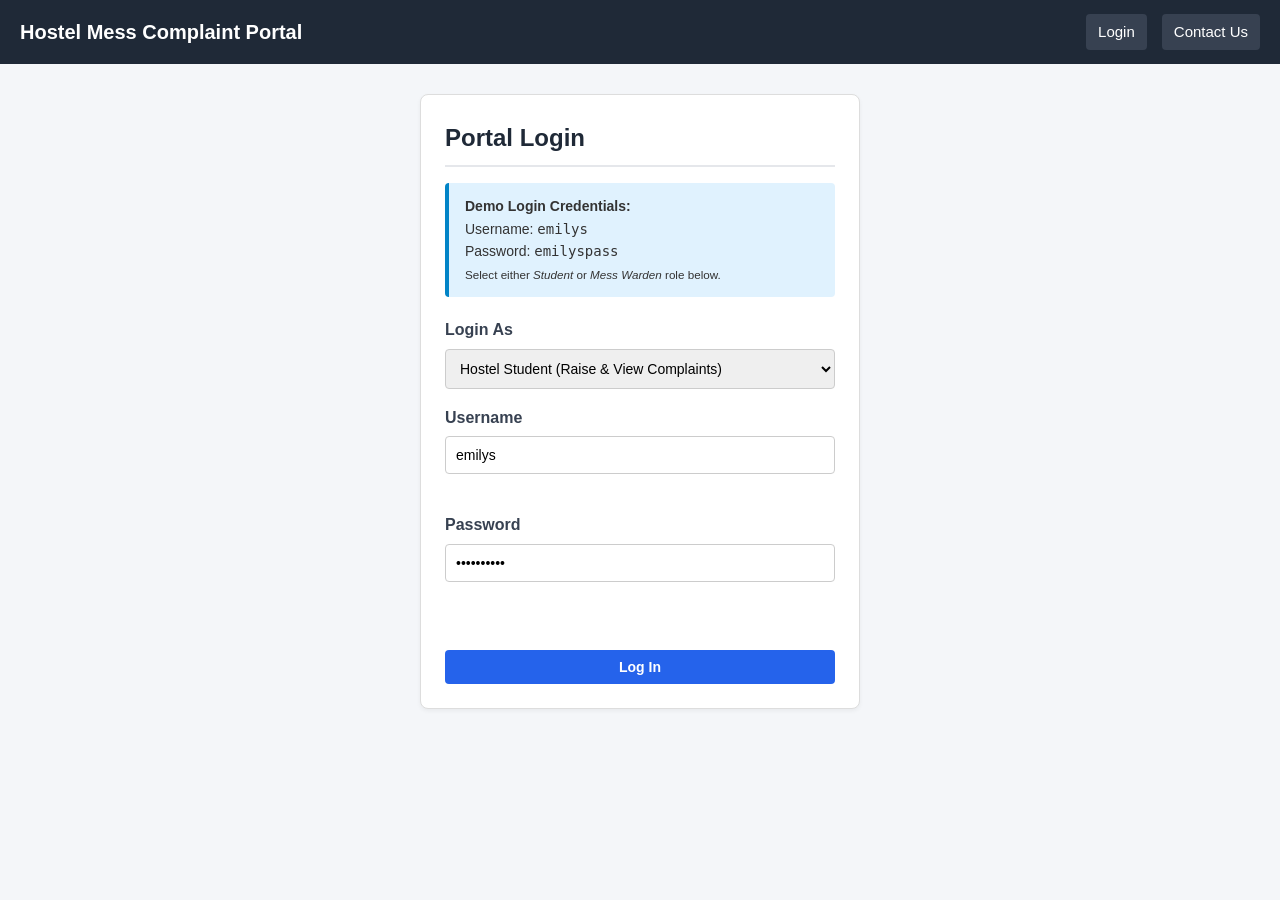
<file: index.html>
<!DOCTYPE html>
<html lang="en">
<head>
    <meta charset="UTF-8">
    <meta name="viewport" content="width=device-width, initial-scale=1.0">
    <title>Login - Hostel Mess Complaint Portal</title>
    <link rel="stylesheet" href="style.css">
</head>
<body>

    <!-- Top Navigation Bar -->
    <nav class="navbar">
        <h1>Hostel Mess Complaint Portal</h1>
        <div class="nav-links">
            <a href="index.html">Login</a>
            <a href="contact.html">Contact Us</a>
        </div>
    </nav>

    <!-- Main Content Container -->
    <div class="container" style="max-width: 480px;">

        <div class="card">
            <h2>Portal Login</h2>

            <!-- Demo credentials help box for evaluation -->
            <div class="demo-box">
                <strong>Demo Login Credentials:</strong><br>
                Username: <code>emilys</code><br>
                Password: <code>emilyspass</code><br>
                <small>Select either <em>Student</em> or <em>Mess Warden</em> role below.</small>
            </div>

            <!-- Login Form -->
            <form id="loginForm">
                <!-- Role selection field -->
                <div class="form-group">
                    <label for="roleSelect">Login As</label>
                    <select id="roleSelect">
                        <option value="Student" selected>Hostel Student (Raise & View Complaints)</option>
                        <option value="Warden">Mess Warden (Resolve & Manage Complaints)</option>
                    </select>
                </div>

                <!-- Username field -->
                <div class="form-group">
                    <label for="usernameInput">Username</label>
                    <input type="text" id="usernameInput" placeholder="Enter username (min 3 chars)" value="emilys">
                    <div id="usernameError" class="error-message"></div>
                </div>

                <!-- Password field -->
                <div class="form-group">
                    <label for="passwordInput">Password</label>
                    <input type="password" id="passwordInput" placeholder="Enter password (min 6 chars)" value="emilyspass">
                    <div id="passwordError" class="error-message"></div>
                </div>

                <!-- Global login error message (wrong username/password) -->
                <div id="loginGeneralError" class="error-message" style="margin-bottom: 12px; font-weight: bold;"></div>

                <!-- Submit Button -->
                <button type="submit" id="loginSubmitBtn" class="btn btn-primary" style="width: 100%;">
                    Log In
                </button>
            </form>
        </div>

    </div>

    <!-- Login Page Logic -->
    <script src="login.js"></script>
</body>
</html>
</file>
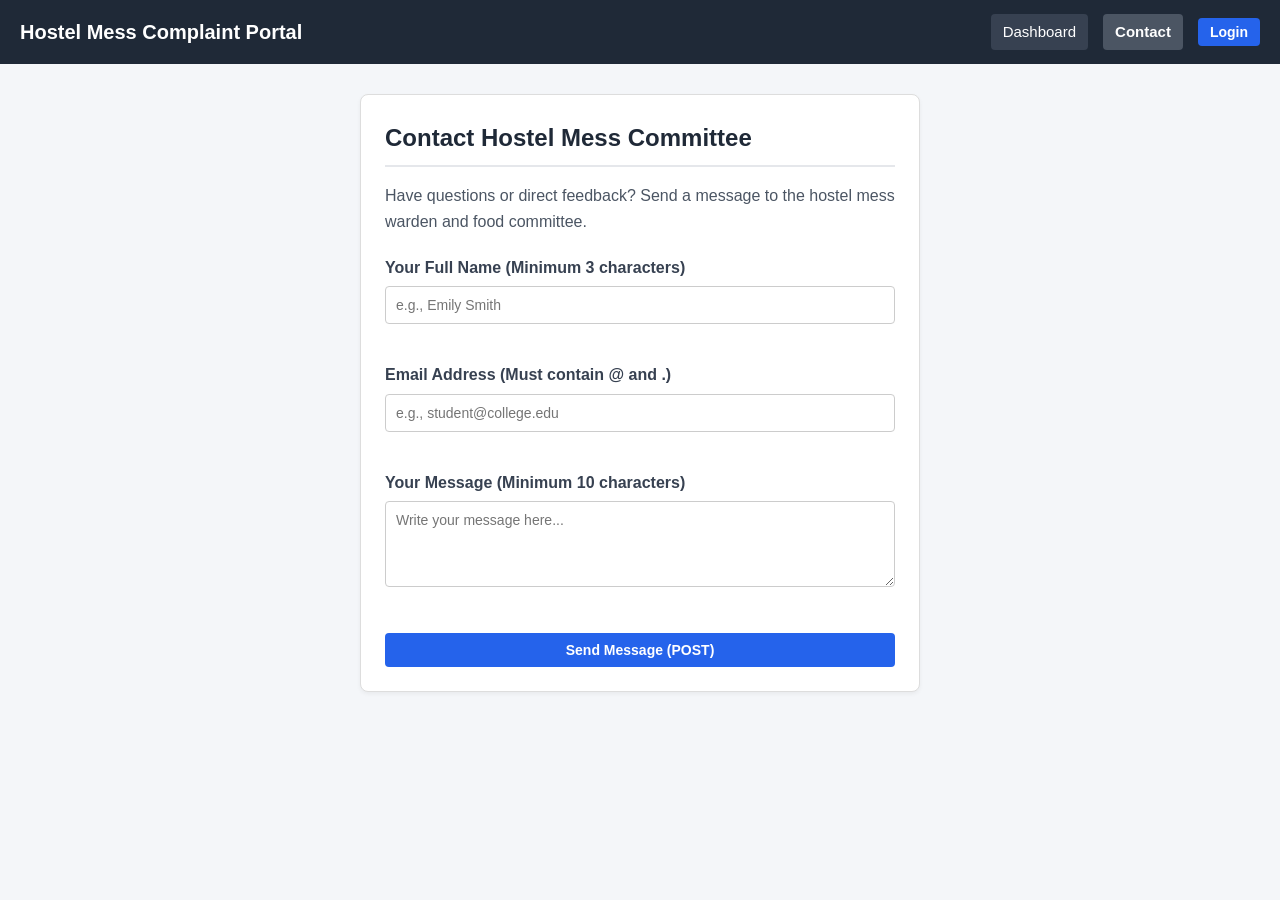
<file: contact.html>
<!DOCTYPE html>
<html lang="en">
<head>
    <meta charset="UTF-8">
    <meta name="viewport" content="width=device-width, initial-scale=1.0">
    <title>Contact Us - Hostel Mess Complaint Portal</title>
    <link rel="stylesheet" href="style.css">
</head>
<body>

    <!-- Top Navigation Bar -->
    <nav class="navbar">
        <h1>Hostel Mess Complaint Portal</h1>
        <div class="nav-links">
            <a href="dashboard.html" id="navDashboardLink">Dashboard</a>
            <a href="contact.html" style="font-weight: bold; background-color: #4b5563;">Contact</a>
            <!-- Dynamic button: changes between Logout and Login based on token -->
            <button id="navAuthBtn" class="btn btn-delete" style="padding: 6px 12px; font-size: 14px;">Logout</button>
        </div>
    </nav>

    <!-- Main Content Container -->
    <div class="container" style="max-width: 600px;">

        <div class="card">
            <h2>Contact Hostel Mess Committee</h2>
            <p style="margin-bottom: 20px; color: #4b5563;">
                Have questions or direct feedback? Send a message to the hostel mess warden and food committee.
            </p>

            <!-- Success notification message -->
            <div id="contactSuccessMsg" class="success-message">
                Message sent successfully! The warden will get back to you.
            </div>

            <!-- Contact Form -->
            <form id="contactForm">
                <!-- Name field -->
                <div class="form-group">
                    <label for="contactName">Your Full Name (Minimum 3 characters)</label>
                    <input type="text" id="contactName" placeholder="e.g., Emily Smith">
                    <div id="nameError" class="error-message"></div>
                </div>

                <!-- Email field -->
                <div class="form-group">
                    <label for="contactEmail">Email Address (Must contain @ and .)</label>
                    <input type="text" id="contactEmail" placeholder="e.g., student@college.edu">
                    <div id="emailError" class="error-message"></div>
                </div>

                <!-- Message field -->
                <div class="form-group">
                    <label for="contactMessage">Your Message (Minimum 10 characters)</label>
                    <textarea id="contactMessage" rows="4" placeholder="Write your message here..."></textarea>
                    <div id="messageError" class="error-message"></div>
                </div>

                <!-- Submit Button -->
                <button type="submit" id="sendContactBtn" class="btn btn-primary" style="width: 100%;">
                    Send Message (POST)
                </button>
            </form>
        </div>

    </div>

    <!-- Contact Page Logic -->
    <script src="contact.js"></script>
</body>
</html>
</file>
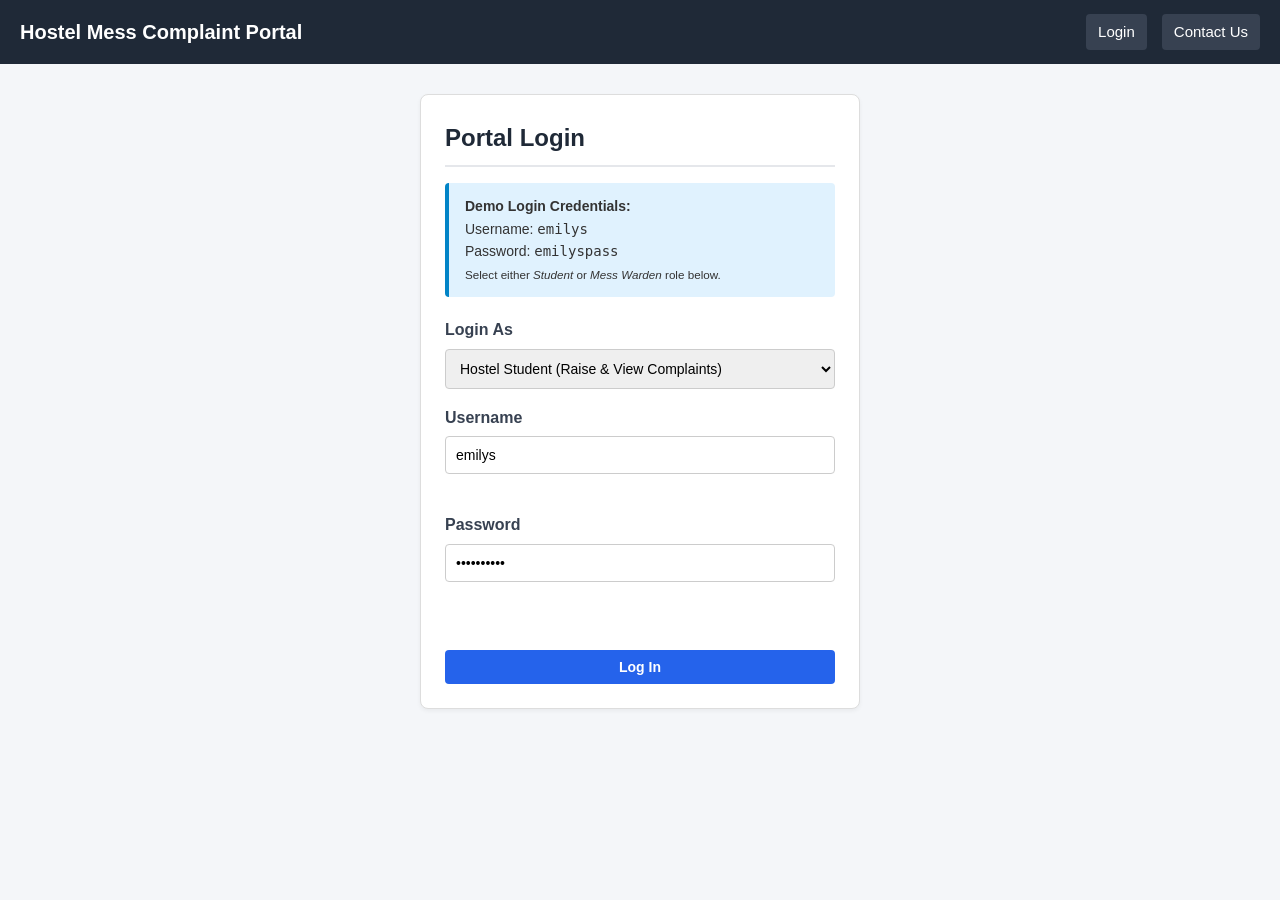
<file: dashboard.html>
<!DOCTYPE html>
<html lang="en">
<head>
    <meta charset="UTF-8">
    <meta name="viewport" content="width=device-width, initial-scale=1.0">
    <title>Dashboard - Hostel Mess Complaint Portal</title>
    <link rel="stylesheet" href="style.css">
</head>
<body>

    <!-- Top Navigation Bar -->
    <nav class="navbar">
        <h1>Hostel Mess Complaint Portal</h1>
        <div class="nav-links">
            <a href="dashboard.html" style="font-weight: bold; background-color: #4b5563;">Dashboard</a>
            <a href="contact.html">Contact</a>
            <!-- Logout Button in Navigation -->
            <button id="navLogoutBtn" class="btn btn-delete" style="padding: 6px 12px; font-size: 14px;">Logout</button>
        </div>
    </nav>

    <!-- Main Container -->
    <div class="container">

        <!-- User Greeting & Top Action Bar -->
        <div class="user-bar">
            <div>
                <h2>Hostel Mess Complaints Dashboard</h2>
                <p>
                    Welcome, <strong id="loggedInUserDisplay">Student</strong>
                    <span id="userRoleBadge" class="badge-role badge-role-student">Role: Student</span>
                </p>
            </div>
            <div>
                <!-- Fast Role Switcher Button for viva demonstration -->
                <button id="switchRoleBtn" class="btn-role-switch" style="margin-right: 8px;">
                    ⇄ Switch to Warden
                </button>
                <!-- Reset Data Button -->
                <button id="resetDataBtn" class="btn btn-secondary">
                    ↻ Reset Data (From API)
                </button>
            </div>
        </div>

        <!-- Card 1: Add New Complaint Form (POST Method) -->
        <div class="card" id="addComplaintCard">
            <h2 id="addComplaintHeading">Add New Complaint (POST)</h2>

            <!-- Success notification box -->
            <div id="addComplaintSuccess" class="success-message">
                Complaint registered successfully!
            </div>

            <form id="addComplaintForm">
                <!-- Title input -->
                <div class="form-group">
                    <label for="complaintTitle">Complaint Title (Minimum 5 characters)</label>
                    <input type="text" id="complaintTitle" placeholder="e.g., Cold food served at dinner">
                    <div id="titleError" class="error-message"></div>
                </div>

                <!-- Category selection dropdown -->
                <div class="form-group">
                    <label for="complaintCategory">Category</label>
                    <select id="complaintCategory">
                        <option value="">-- Please Select Category --</option>
                        <option value="food">Food Quality</option>
                        <option value="hygiene">Hygiene & Cleanliness</option>
                        <option value="timing">Mess Timings</option>
                        <option value="other">Other Issues</option>
                    </select>
                    <div id="categoryError" class="error-message"></div>
                </div>

                <!-- Description textarea -->
                <div class="form-group">
                    <label for="complaintDescription">Description (Minimum 10 characters)</label>
                    <textarea id="complaintDescription" rows="3" placeholder="Explain the complaint in detail..."></textarea>
                    <div id="descriptionError" class="error-message"></div>
                </div>

                <!-- Submit Complaint Button -->
                <button type="submit" id="submitComplaintBtn" class="btn btn-primary">
                    Submit Complaint
                </button>
            </form>
        </div>

        <!-- Card 2: Complaints List Table (GET, PUT, DELETE Methods) -->
        <div class="card">
            <h2>All Complaints</h2>

            <!-- Search Bar (GET with query) -->
            <div class="search-bar">
                <input type="text" id="searchInput" placeholder="Search complaints by keyword...">
                <!-- Search Button -->
                <button id="searchBtn" class="btn btn-primary">Search</button>
                <!-- Clear Search Button -->
                <button id="clearSearchBtn" class="btn btn-secondary">Clear</button>
            </div>

            <!-- Complaints Table -->
            <div class="table-container">
                <table id="complaintsTable">
                    <thead>
                        <tr>
                            <th style="width: 50px;">ID</th>
                            <th style="width: 180px;">Title</th>
                            <th style="width: 110px;">Category</th>
                            <th>Description</th>
                            <th style="width: 110px;">Status</th>
                            <th style="width: 170px;">Actions</th>
                        </tr>
                    </thead>
                    <tbody id="complaintsTableBody">
                        <!-- Rows will be dynamically inserted by dashboard.js -->
                    </tbody>
                </table>
            </div>

            <!-- Container for "No complaints found" or loading message -->
            <div id="tableStatusMessage" class="no-data" style="display: none;"></div>
        </div>

    </div>

    <!-- Dashboard Page Logic -->
    <script src="dashboard.js"></script>
</body>
</html>
</file>
<file: style.css>
/* =====================================================
   style.css - Hostel Mess Complaint Portal
   Clean, simple, and beginner-friendly styling
   ===================================================== */

/* Reset basic spacing and use a standard clean font */
* {
    box-sizing: border-box;
    margin: 0;
    padding: 0;
}

body {
    font-family: Arial, sans-serif;
    background-color: #f4f6f9;
    color: #333333;
    line-height: 1.6;
    padding-bottom: 40px;
}

/* Navigation bar */
.navbar {
    background-color: #1f2937;
    color: #ffffff;
    padding: 14px 20px;
    display: flex;
    justify-content: space-between;
    align-items: center;
    flex-wrap: wrap;
    gap: 10px;
}

.navbar h1 {
    font-size: 20px;
    font-weight: bold;
}

.nav-links {
    display: flex;
    gap: 15px;
    align-items: center;
}

.nav-links a {
    color: #ffffff;
    text-decoration: none;
    font-size: 15px;
    padding: 6px 12px;
    border-radius: 4px;
    background-color: #374151;
}

.nav-links a:hover {
    background-color: #4b5563;
}

/* Main container to hold page content */
.container {
    max-width: 1000px;
    margin: 30px auto;
    padding: 0 20px;
}

/* Card box used for forms and sections */
.card {
    background-color: #ffffff;
    border: 1px solid #dddddd;
    border-radius: 8px;
    padding: 24px;
    margin-bottom: 24px;
    box-shadow: 0 2px 4px rgba(0, 0, 0, 0.05);
}

.card h2 {
    margin-bottom: 16px;
    color: #1f2937;
    border-bottom: 2px solid #e5e7eb;
    padding-bottom: 8px;
}

/* Top user greeting bar inside dashboard */
.user-bar {
    display: flex;
    justify-content: space-between;
    align-items: center;
    margin-bottom: 20px;
    flex-wrap: wrap;
    gap: 10px;
}

/* Form groups and input fields */
.form-group {
    margin-bottom: 16px;
}

.form-group label {
    display: block;
    margin-bottom: 6px;
    font-weight: bold;
    color: #374151;
}

.form-group input,
.form-group select,
.form-group textarea {
    width: 100%;
    padding: 10px;
    border: 1px solid #cccccc;
    border-radius: 4px;
    font-size: 14px;
    font-family: inherit;
}

.form-group input:focus,
.form-group select:focus,
.form-group textarea:focus {
    border-color: #2563eb;
    outline: none;
}

/* Red error messages under input fields */
.error-message {
    color: #dc3545;
    font-size: 13px;
    margin-top: 4px;
    min-height: 18px;
}

/* Green success message */
.success-message {
    color: #155724;
    background-color: #d4edda;
    border: 1px solid #c3e6cb;
    padding: 10px 14px;
    border-radius: 4px;
    margin-bottom: 15px;
    font-size: 14px;
    display: none;
}

/* Info box for demo credentials */
.demo-box {
    background-color: #e0f2fe;
    border-left: 4px solid #0284c7;
    padding: 12px 16px;
    margin-bottom: 20px;
    border-radius: 4px;
    font-size: 14px;
}

/* Buttons */
.btn {
    display: inline-block;
    padding: 9px 18px;
    font-size: 14px;
    font-weight: bold;
    border: none;
    border-radius: 4px;
    cursor: pointer;
    text-align: center;
    text-decoration: none;
}

.btn:hover {
    opacity: 0.9;
}

.btn-primary {
    background-color: #2563eb;
    color: #ffffff;
}

.btn-secondary {
    background-color: #6b7280;
    color: #ffffff;
}

/* Green button for Resolve */
.btn-resolve {
    background-color: #28a745;
    color: #ffffff;
    padding: 6px 12px;
    font-size: 13px;
    margin-right: 5px;
}

/* Red button for Delete and Logout */
.btn-delete {
    background-color: #dc3545;
    color: #ffffff;
    padding: 6px 12px;
    font-size: 13px;
}

.btn-logout {
    background-color: #dc3545;
    color: #ffffff;
    padding: 6px 14px;
    font-size: 14px;
}

/* Search bar section */
.search-bar {
    display: flex;
    gap: 10px;
    margin-bottom: 20px;
    flex-wrap: wrap;
}

.search-bar input {
    flex: 1;
    min-width: 200px;
    padding: 9px;
    border: 1px solid #cccccc;
    border-radius: 4px;
}

/* Table styling */
.table-container {
    overflow-x: auto;
}

table {
    width: 100%;
    border-collapse: collapse;
    background-color: #ffffff;
    margin-top: 10px;
}

th, td {
    border: 1px solid #dddddd;
    padding: 12px;
    text-align: left;
    vertical-align: middle;
}

th {
    background-color: #f3f4f6;
    color: #1f2937;
    font-weight: bold;
}

tr:nth-child(even) {
    background-color: #f9fafb;
}

tr:hover {
    background-color: #f1f5f9;
}

/* Category badge */
.badge-category {
    display: inline-block;
    padding: 3px 8px;
    background-color: #e5e7eb;
    color: #374151;
    border-radius: 12px;
    font-size: 12px;
    font-weight: bold;
    text-transform: capitalize;
}

/* Status badges */
.status-pending {
    display: inline-block;
    padding: 3px 8px;
    background-color: #fff3cd;
    color: #856404;
    border: 1px solid #ffeeba;
    border-radius: 12px;
    font-size: 12px;
    font-weight: bold;
}

.status-resolved {
    display: inline-block;
    padding: 3px 8px;
    background-color: #d4edda;
    color: #155724;
    border: 1px solid #c3e6cb;
    border-radius: 12px;
    font-size: 12px;
    font-weight: bold;
}

/* Table empty message */
.no-data {
    text-align: center;
    padding: 30px;
    color: #6b7280;
    font-style: italic;
}

/* Action button container inside table cells */
.action-buttons {
    white-space: nowrap;
}

/* Role badges */
.badge-role {
    display: inline-block;
    padding: 3px 10px;
    border-radius: 12px;
    font-size: 13px;
    font-weight: bold;
    margin-left: 8px;
}

.badge-role-student {
    background-color: #e0e7ff;
    color: #3730a3;
    border: 1px solid #c7d2fe;
}

.badge-role-warden {
    background-color: #fef3c7;
    color: #92400e;
    border: 1px solid #fde68a;
}

/* Role switcher button in header */
.btn-role-switch {
    background-color: #4f46e5;
    color: #ffffff;
    padding: 7px 14px;
    font-size: 13px;
    border-radius: 4px;
    border: none;
    cursor: pointer;
    font-weight: bold;
}

.btn-role-switch:hover {
    background-color: #4338ca;
}
</file>
